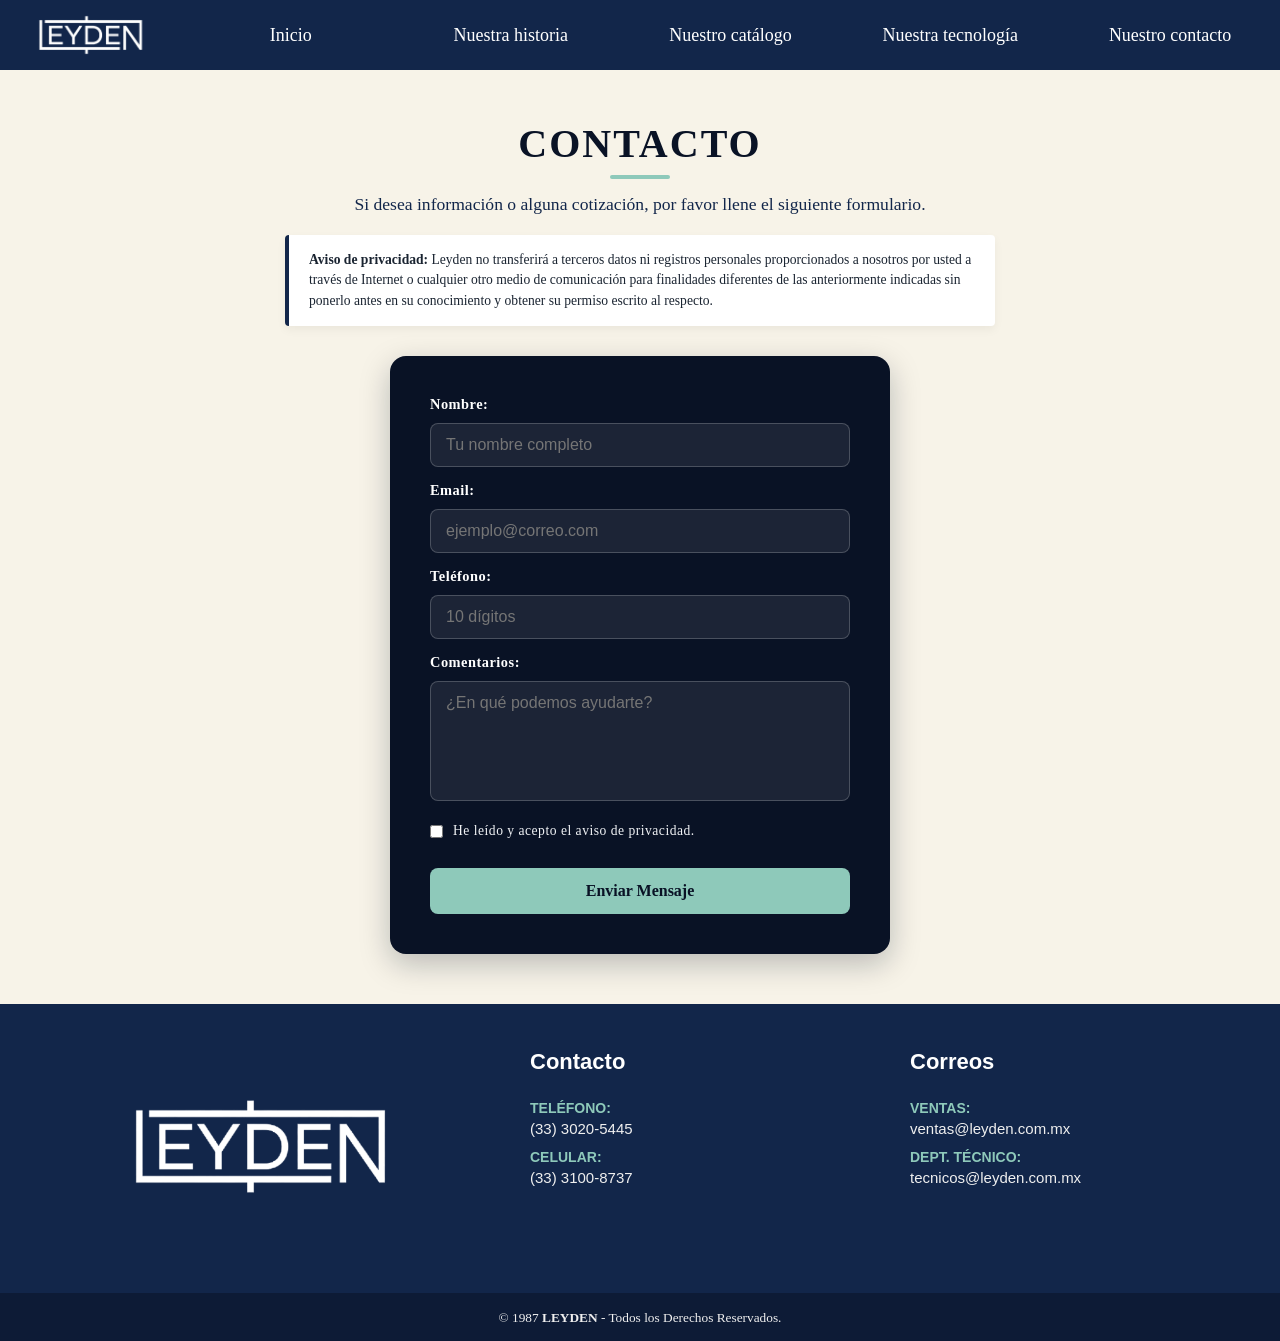
<file: contacto.html>
<!DOCTYPE html>
<html>
    <head>
        <title>LEYDEN - contacto</title>
        <link rel="stylesheet" href="styleContacto.css">
    </head>
      <body>
        <nav>
            <ul>
                <li class="logo-item">
                    <a>
                        <img src="imagenes/logo2.png" alt="Logo LEYDEN">
                    </a>
                </li>
                <li><a href="index.html">Inicio</a></li>
                <li><a href="index.html#historia">Nuestra historia</a></li>
                <li><a href="productos.html">Nuestro catálogo</a> </li>
                <li><a href="index.html#aplicaciones">Nuestra tecnología</a></li>
                <li><a href="contacto.html">Nuestro contacto</a></li>
            </ul>
        </nav>
        <section class="encabezado-contacto">
            <h1>Contacto</h1>
            <p class="descripcion-contacto">
                Si desea información o alguna cotización, por favor llene el siguiente formulario.
            </p>
            <div class="aviso-flotante">
                <strong>Aviso de privacidad:</strong> Leyden no transferirá a terceros datos ni registros personales proporcionados a nosotros por usted a través de Internet o cualquier otro medio de comunicación para finalidades diferentes de las anteriormente indicadas sin ponerlo antes en su conocimiento y obtener su permiso escrito al respecto.
            </div>
        </section>

        <div class="contenedor">
            <div class="fondoAzul">
                <form onsubmit="return validar()">
                    <label for="nombre">Nombre:</label>
                    <input type="text" id="nombre" name="nombre" placeholder="Tu nombre completo">
                    
                    <label for="email">Email:</label>
                    <input type="email" id="email" name="email" placeholder="ejemplo@correo.com">
                    
                    <label for="telefono">Teléfono:</label>
                    <input type="text" id="telefono" name="telefono" placeholder="10 dígitos" oninput="this.value = this.value.replace(/[^0-9]/g, '')">
                    
                    <label for="comentarios">Comentarios:</label>
                    <textarea id="comentarios" name="comentarios" placeholder="¿En qué podemos ayudarte?"></textarea>
                    
                    <div class="avisoPrivacidad">
                        <input type="checkbox" id="privacidad" required>
                        <label for="privacidad">He leído y acepto el aviso de privacidad.</label>
                    </div>
                    
                    <button id="btnEnviar" type="submit">Enviar Mensaje</button>
                </form>
            </div>
        </div>
        
        <footer class="cnt">
            <div class="grupoA">
                <div class="box">
                    <figure>
                        <a href="#">
                            <img src="imagenes/logo2.png" alt="Logo LEYDEN">
                        </a>
                    </figure>
                </div>
                <div class="box">
                    <h2>Contacto</h2>
                    <h3>Teléfono:</h3>
                    <p> (33) 3020-5445</p>
                    <h3>Celular:</h3>
                    <p>(33) 3100-8737</p>
                </div>
                <div class="box">
                    <h2>Correos</h2>
                    <h3>Ventas:</h3>
                    <p>ventas@leyden.com.mx</p>
                    <h3>Dept. técnico:</h3>
                    <p>tecnicos@leyden.com.mx</p>
                </div>
            </div>
            <div class="grupoB">
                <small>&copy; 1987 <b> LEYDEN</b> - Todos los Derechos Reservados. </small>
            </div>
        </footer>

        <script src="app.js"></script>

    </body>
</html>
</file>
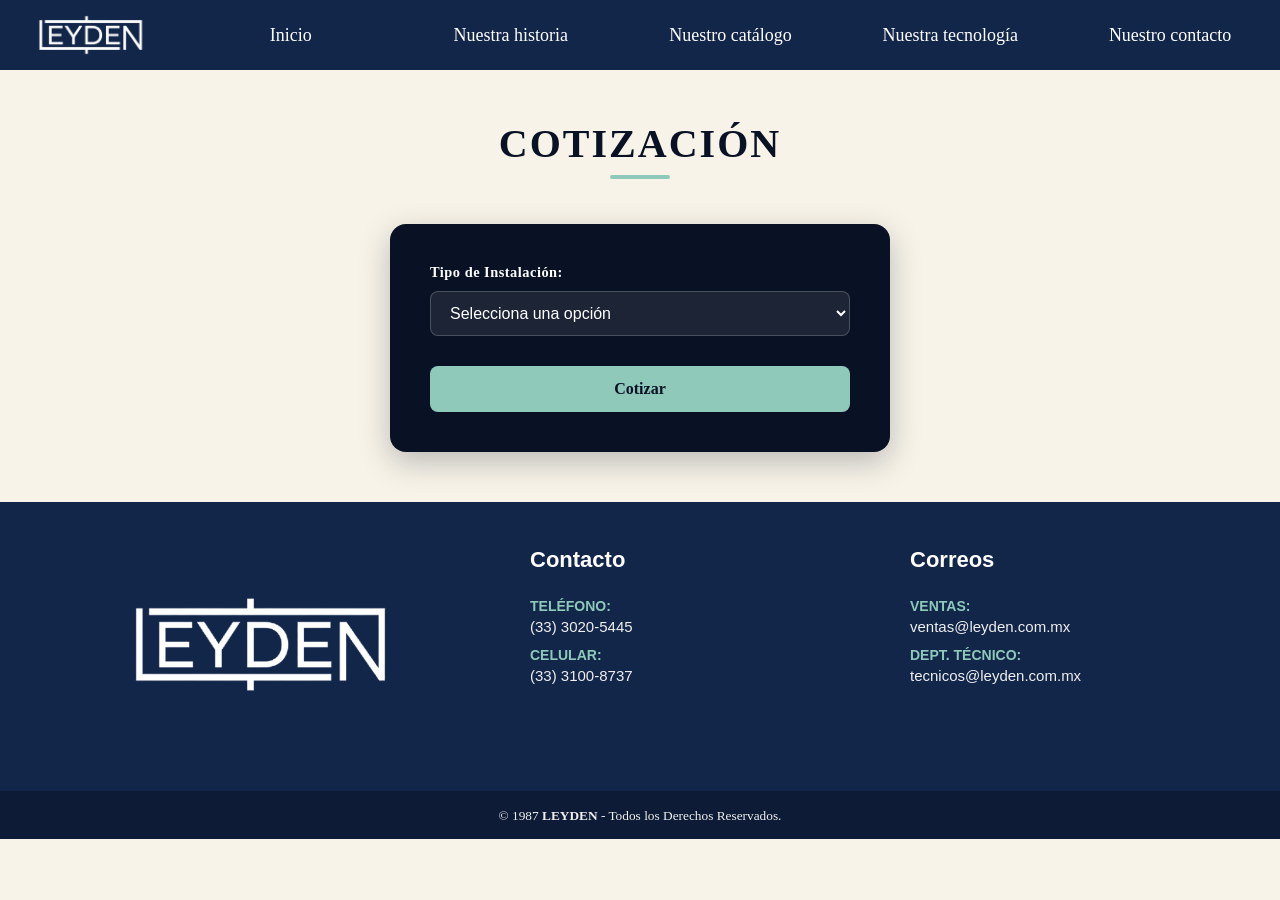
<file: cotizacion.html>
<!DOCTYPE html>
<html lang="es">
    <head>
        <meta charset="UTF-8">
        <title>LEYDEN - cotizacion</title>
        <link rel="stylesheet" href="styleContacto.css">
    </head>
    <body>
        <nav>
            <ul>
                <li class="logo-item">
                    <a>
                        <img src="imagenes/logo2.png" alt="Logo LEYDEN">
                    </a>
                </li>
                <li><a href="index.html">Inicio</a></li>
                <li><a href="index.html#historia">Nuestra historia</a></li>
                <li><a href="productos.html">Nuestro catálogo</a></li>
                <li><a href="index.html#aplicaciones">Nuestra tecnología</a></li>
                <li><a href="contacto.html">Nuestro contacto</a></li>
            </ul>
        </nav>

        <section class="encabezado-contacto">
            <h1>Cotización</h1>
        </section>

        <div class="contenedor">
            <div class="fondoAzul">
                <form onsubmit="return cotizar()">
                    <label for="tipoInstalacion">Tipo de Instalación:</label>
                    <select id="tipoInstalacion" onchange="mostrarPreguntas()" name="instalacion">
                        <option value="">Selecciona una opción</option>
                        <option value="industrial">Eléctrico Industrial</option>
                        <option value="domestico">Eléctrico Doméstico</option>
                        <option value="solar">Solares</option>
                    </select>

                    <div id="preguntasIndustrial" class="oculto">
                        <div class="grupoP">
                            <label for="litros">¿Cuántos litros por minuto quiere usar?</label>
                            <div class="enLinea">
                                <input id="litros" type="number" name="litros"> 
                                <p class="texto-unidad">litros</p>
                            </div>
                            <label for="temperatura">¿Qué temperatura final requiere?</label>
                            <div class="enLinea">
                                <input id="temperatura" type="number" name="temperatura">
                                <p class="texto-unidad">C°</p>
                            </div>
                        </div>
                    </div>

                    <div id="preguntasDomestico" class="oculto">
                        <div class="grupoP">
                            <label for="regaderas">¿Cuántas Regaderas simultáneas se necesitan?</label>
                            <div class="enLinea">
                                <input id="regaderas" type="number" name="regaderas"> 
                                <p class="texto-unidad">regaderas</p>
                            </div>
                        </div>
                        <label for="tipoCalentador">Tipo de Calentador requerido</label>
                        <select id="tipoCalentador" name="calentador">
                            <option value="">Selecciona una opción</option>
                            <option value="dePaso">De paso (220V)</option>
                            <option value="Deposito220">Depósito (220V)</option>
                            <option value="Deposito110">Depósito (110V)</option>
                        </select>
                    </div>

                    <div id="preguntasSolar" class="oculto">
                        <div class="grupoP">
                            <label for="personas">¿Cuántas personas residen en el lugar?</label>
                            <div class="enLinea">
                                <input id="personas" type="number" name="personas"> 
                                <p class="texto-unidad">personas</p>
                            </div>
                        </div>
                        <label for="tipoSistema">Tipo de sistema de agua</label>
                        <select id="tipoSistema" name="sistema">
                            <option value="">Selecciona una opción</option>
                            <option value="tinaco">Tinaco</option>
                            <option value="bomba">Bomba Presurizada</option>
                        </select>
                    </div>

                    <button id="btnCotizar" type="submit">Cotizar</button>
                </form>
            </div>
        </div>

        <footer class="cnt">
            <div class="grupoA">
                <div class="box">
                    <figure>
                        <a href="#">
                            <img src="imagenes/logo2.png" alt="Logo LEYDEN">
                        </a>
                    </figure>
                </div>
                <div class="box">
                    <h2>Contacto</h2>
                    <h3>Teléfono:</h3>
                    <p>(33) 3020-5445</p>
                    <h3>Celular:</h3>
                    <p>(33) 3100-8737</p>
                </div>
                <div class="box">
                    <h2>Correos</h2>
                    <h3>Ventas:</h3>
                    <p>ventas@leyden.com.mx</p>
                    <h3>Dept. técnico:</h3>
                    <p>tecnicos@leyden.com.mx</p>
                </div>
            </div>
            <div class="grupoB">
                <small>&copy; 1987 <b>LEYDEN</b> - Todos los Derechos Reservados. </small>
            </div>
        </footer>

        <script src="app.js"></script>
    </body>
</html>
</file>
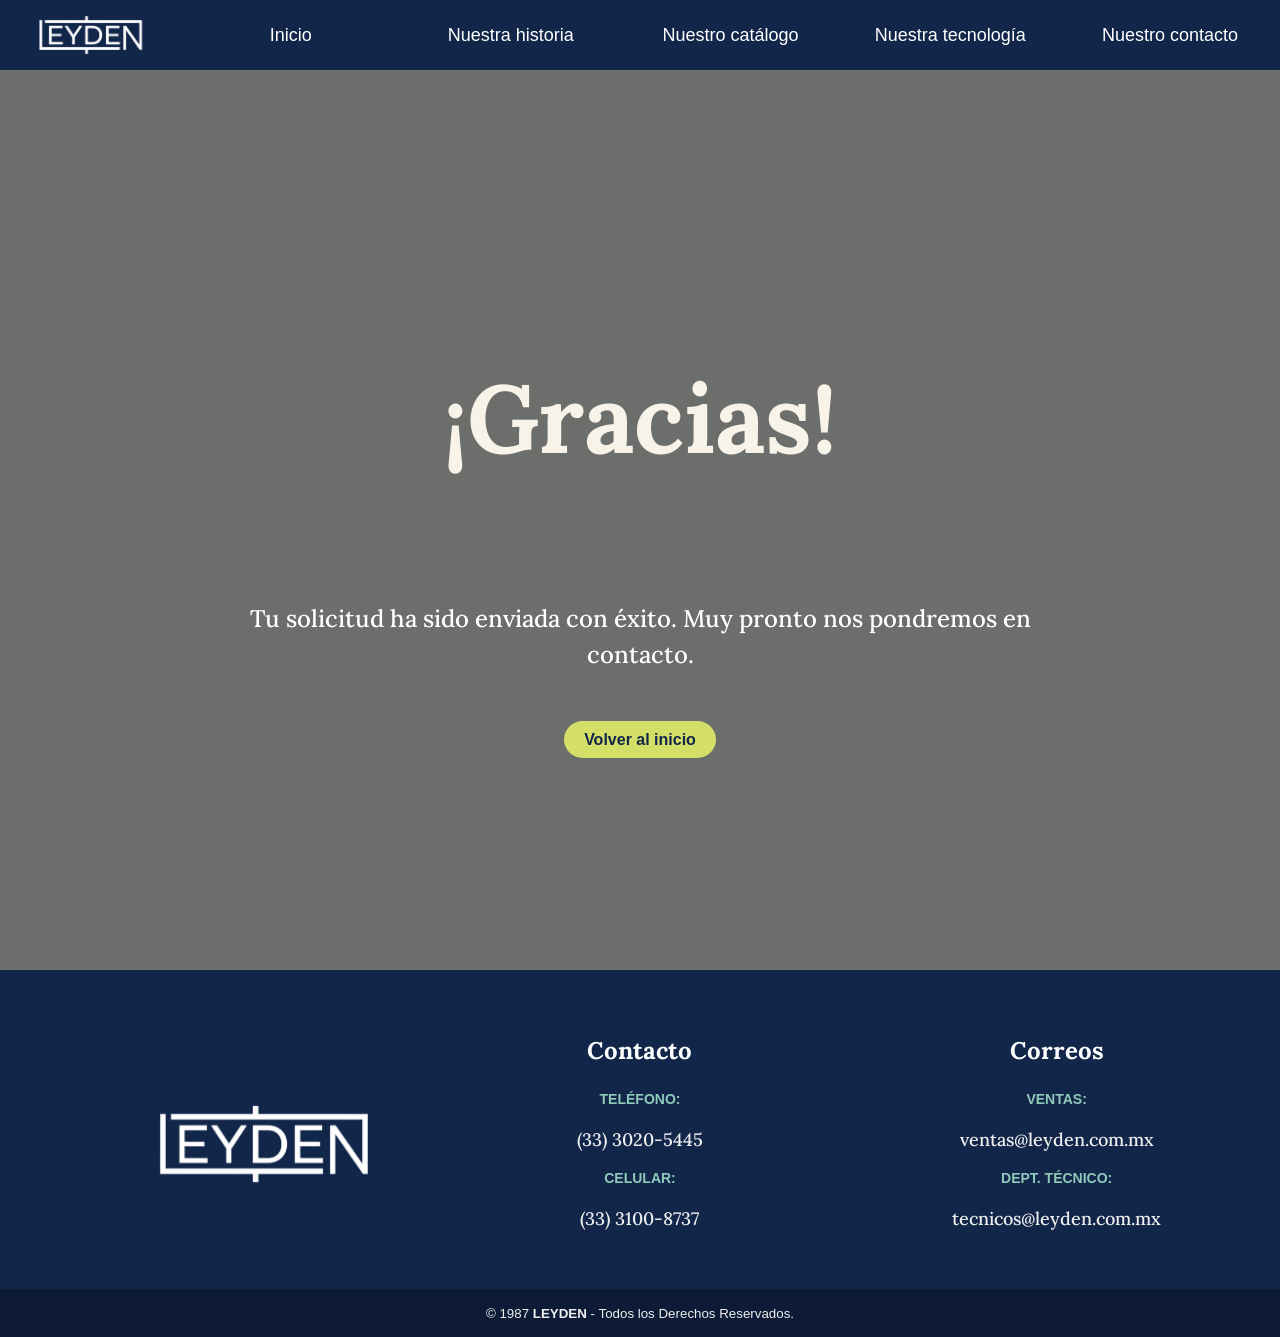
<file: gracias.html>
<!DOCTYPE html>
<html>
    <head>
        <title>LEYDEN</title>
        <link rel="stylesheet" href="styleBarra.css">
        <style>
        body { font-family: 'Segoe UI', sans-serif; margin: 0; background-color: #fdf5e6; text-align: center; display: flex; flex-direction: column; min-height: 100vh; justify-content: center; }
        .card { background: white; padding: 50px; border-radius: 15px; display: inline-block; box-shadow: 0 4px 20px rgba(0,0,0,0.1); margin: 20px; }
        h1 { color: #f7f3e8; }
        .btn { background: #091225; color: white; padding: 10px 20px; text-decoration: none; border-radius: 5px; }
    </style>

    </head>
      <body>
        <nav>
            <ul>
                <li class="logo-item">
                    <a>
                        <img src="imagenes/logo2.png" alt="Logo LEYDEN">
                    </a>
                </li>
                <li><a href="index.html">Inicio</a></li>
                <li><a href="index.html#historia">Nuestra historia</a></li>
                <li><a href="productos.html">Nuestro catálogo</a> </li>
                <li><a href="index.html#aplicaciones">Nuestra tecnología</a></li>
                <li><a href="contacto.html">Nuestro contacto</a></li>
            </ul>
        </nav>

        <div class="thanks">
            <div class="content">
                <h1>¡Gracias!</h1>
                <br>
                <p>Tu solicitud ha sido enviada con éxito. Muy pronto nos pondremos en contacto.</p>
                <br>
                <a href="index.html" class="btn">Volver al inicio</a>
            </div>
        </div>

        

        <footer class="cnt">
            <div class="grupoA">
                <div class="box">
                    <figure>
                        <a href="#">
                            <img src="imagenes/logo2.png" alt="Logo LEYDEN">
                        </a>
                    </figure>
                </div>
                <div class="box">
                    <h2>Contacto</h2>
                    <h3>Teléfono:</h3>
                    <p> (33) 3020-5445</p>
                    <h3>Celular:</h3>
                    <p>(33) 3100-8737</p>
                </div>
                <div class="box">
                    <h2>Correos</h2>
                    <h3>Ventas:</h3>
                    <p>ventas@leyden.com.mx</p>
                    <h3>Dept. técnico:</h3>
                    <p>tecnicos@leyden.com.mx</p>
                </div>
            </div>
            <div class="grupoB">
                <small>&copy; 1987 <b> LEYDEN</b> - Todos los Derechos Reservados. </small>
            </div>
        </footer>
    </body>
</html>
</file>
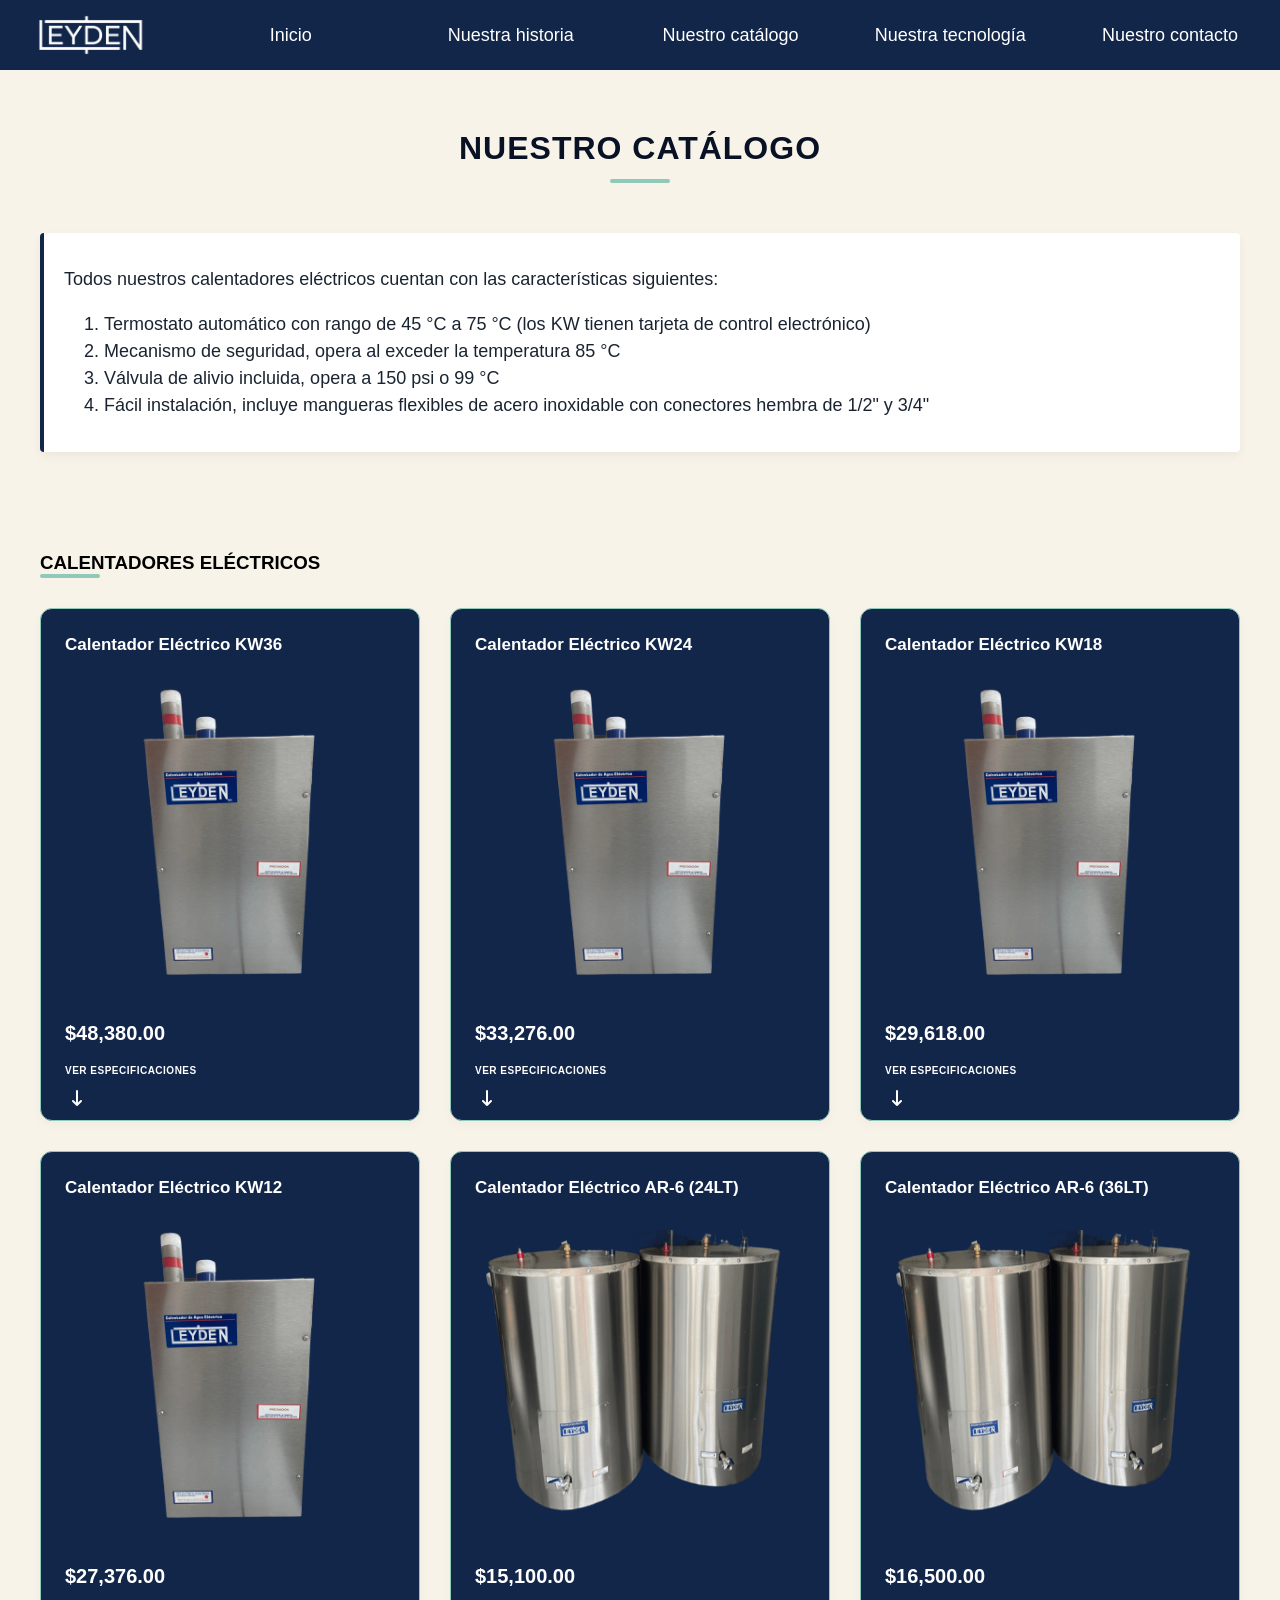
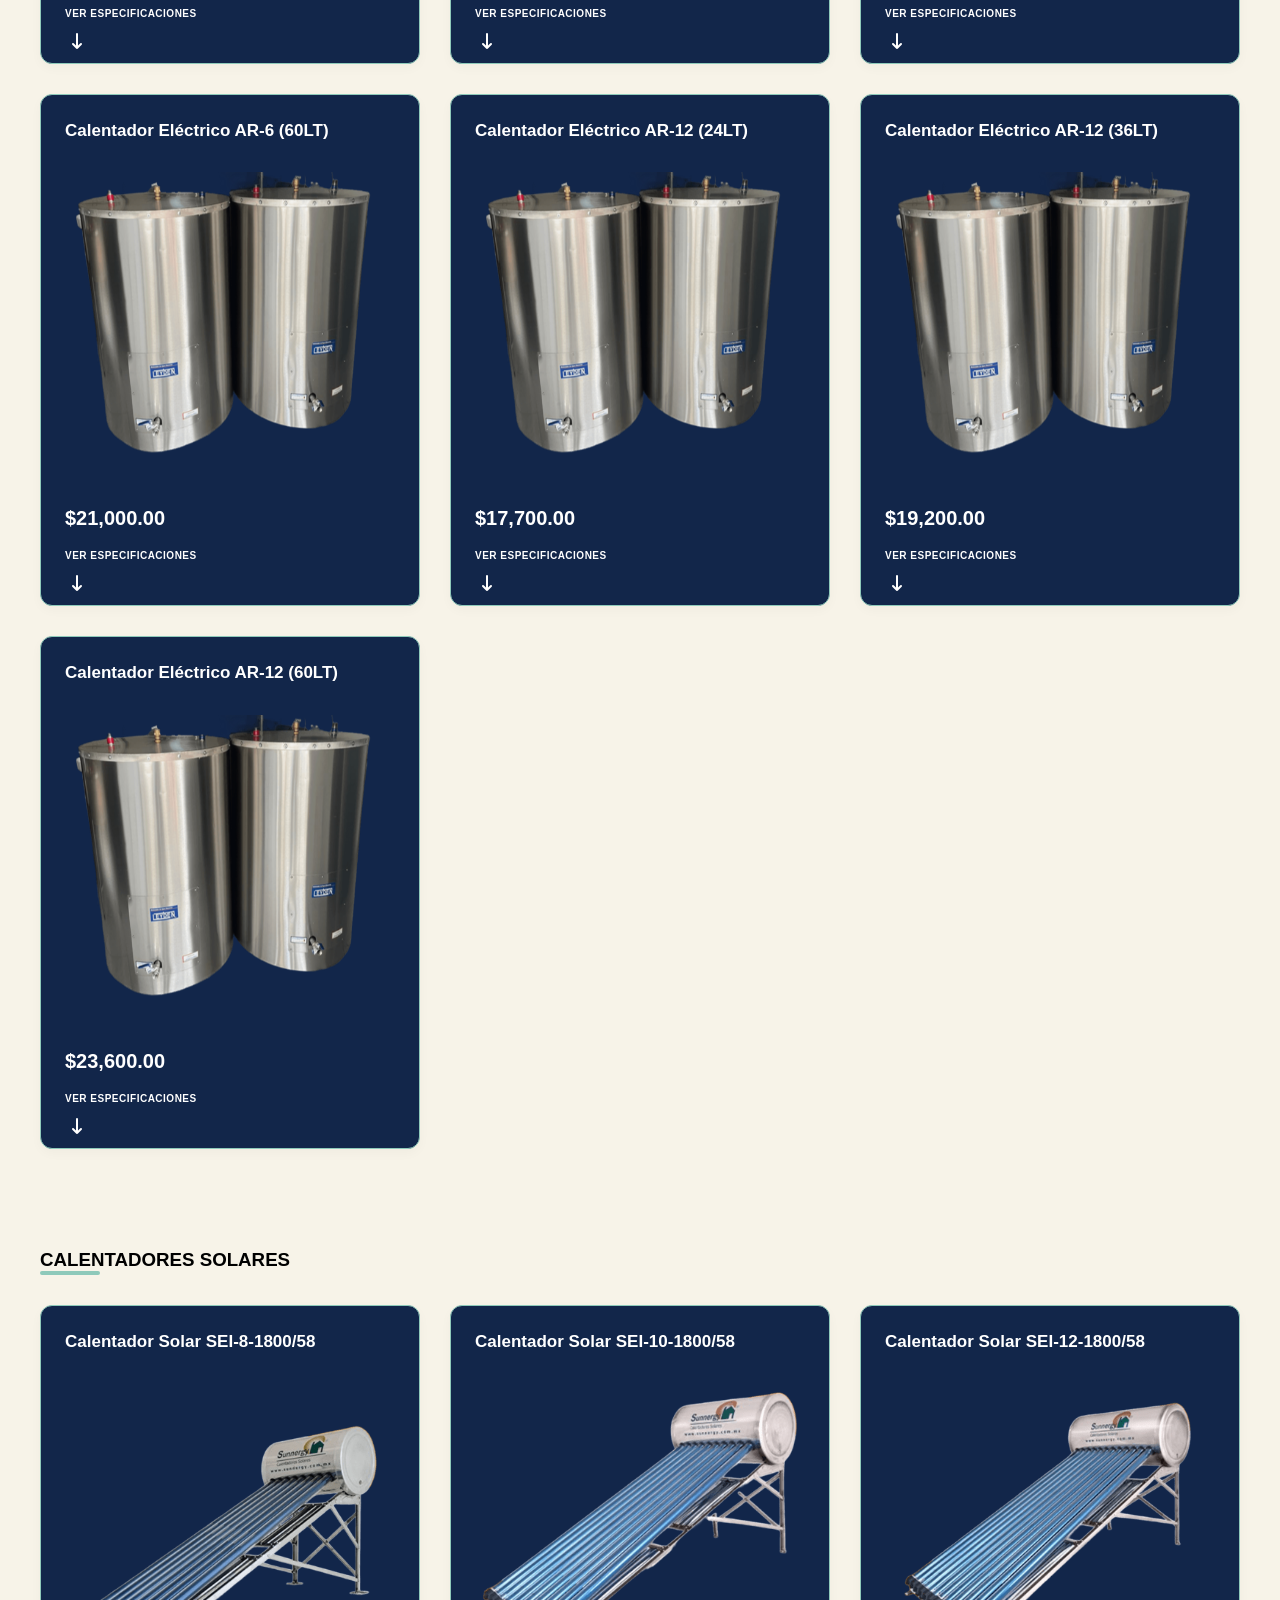
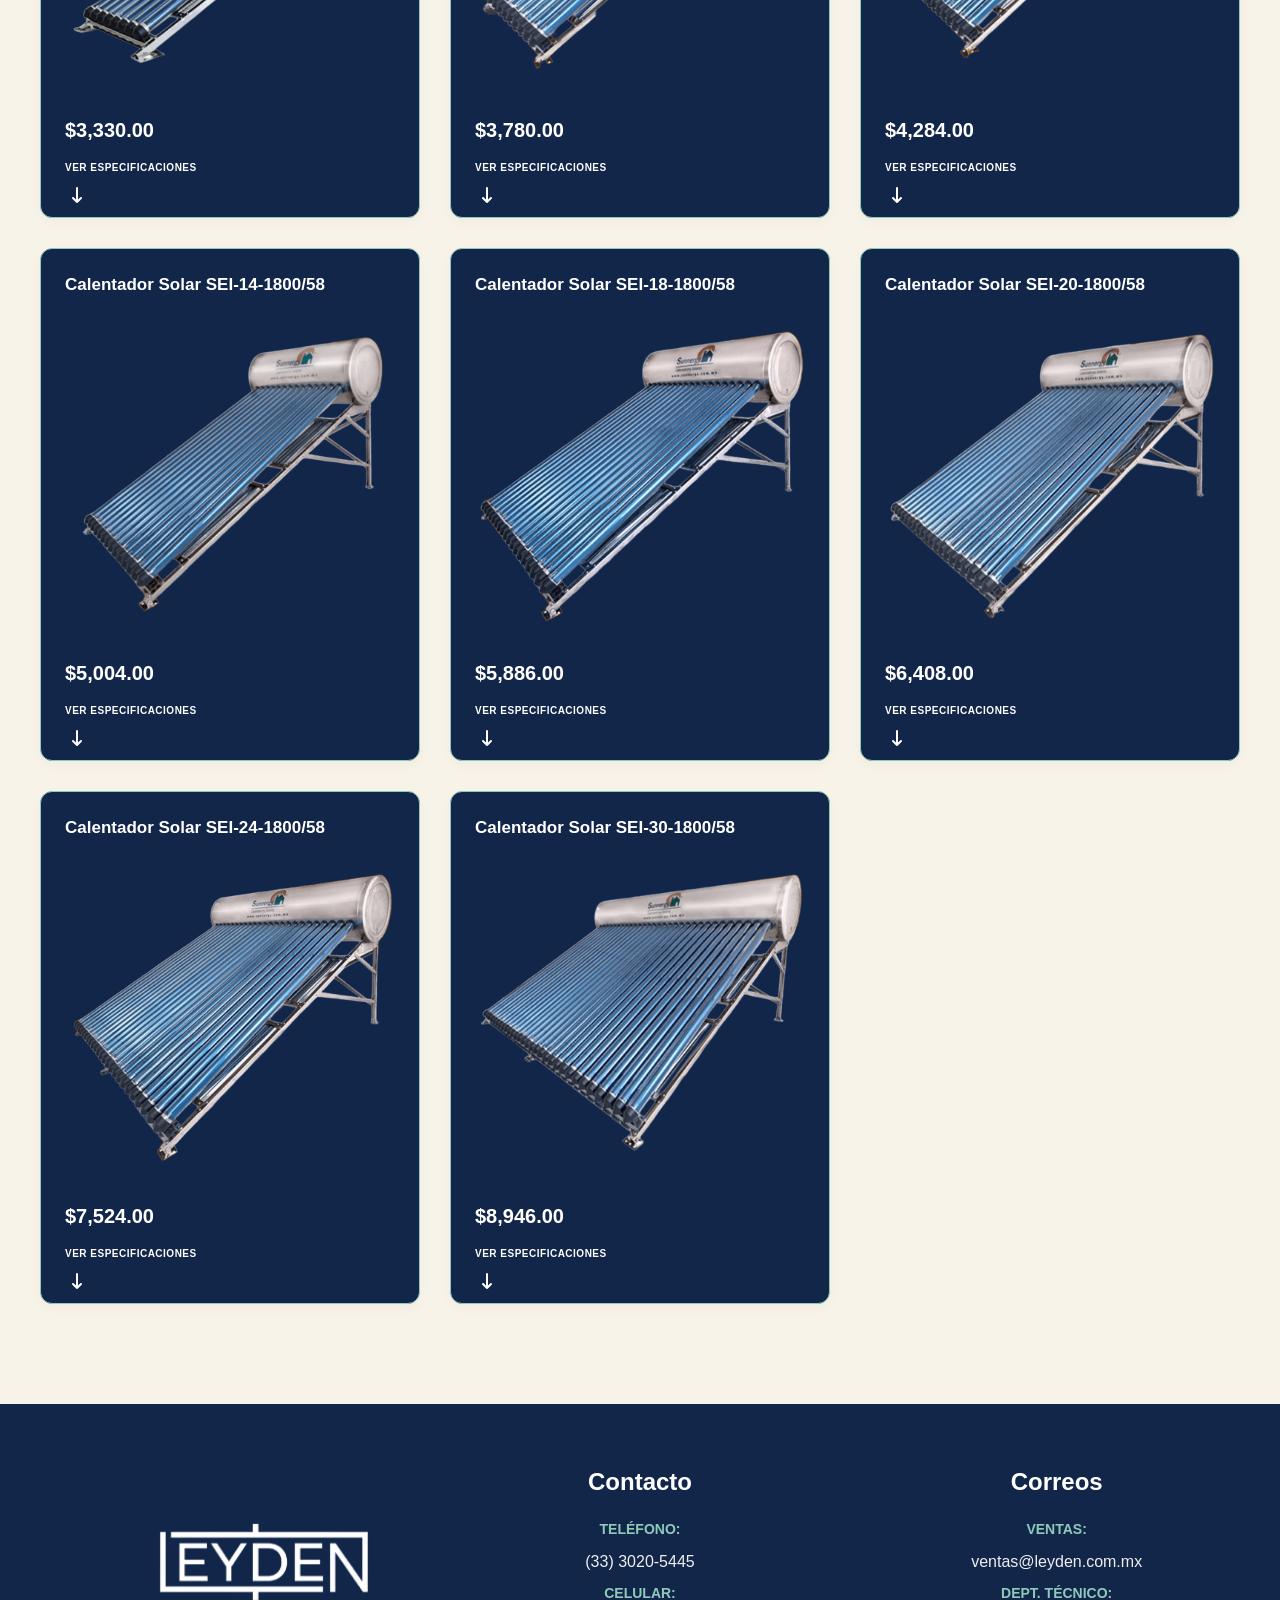
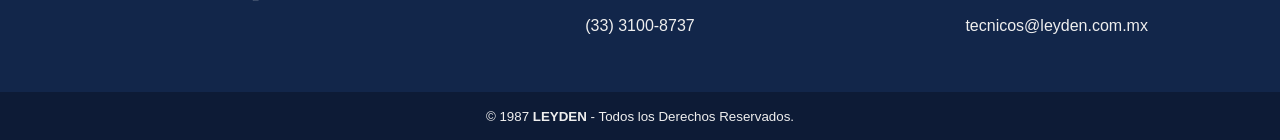
<file: productos.html>
<!DOCTYPE html>
<html>
    <head>
        <title>LEYDEN - catálogo</title>
        <link rel="stylesheet" href="styleCatalogo.css">
    </head>
      <body>
        <nav>
            <ul>
                <li class="logo-item">
                    <a>
                        <img src="imagenes/logo2.png" alt="Logo LEYDEN">
                    </a>
                </li>
                <li><a href="index.html">Inicio</a></li>
                <li><a href="index.html#historia">Nuestra historia</a></li>
                <li><a href="productos.html">Nuestro catálogo</a> </li>
                <li><a href="index.html#aplicaciones">Nuestra tecnología</a></li>
                <li><a href="contacto.html">Nuestro contacto</a></li>
            </ul>
        </nav>

        <section id="calentadores" class="calentadores">
            <h1 class="catalogo">NUESTRO CATÁLOGO</h1>
            
            <div class="caracteristicas-flotante">
                <p>Todos nuestros calentadores eléctricos cuentan con las características siguientes:</p>
                <ol>
                    <li>Termostato automático con rango de 45 °C a 75 °C (los KW tienen tarjeta de control electrónico)</li>
                    <li>Mecanismo de seguridad, opera al exceder la temperatura 85 °C</li>
                    <li>Válvula de alivio incluida, opera a 150 psi o 99 °C</li>
                    <li>Fácil instalación, incluye mangueras flexibles de acero inoxidable con conectores hembra de 1/2" y 3/4"</li>
                </ol>
            </div>

            <h3 class="Electricos">CALENTADORES ELÉCTRICOS</h3>
            <div class="grid-productos">
                <details class="productos-item">
                    <summary class="productos-header">
                        <h2>Calentador Eléctrico KW36</h2>
                        <img src="imagenes\catalogo\kw36.png" alt="calentador">
                        <p class="producto-resumen">$48,380.00</p>
                        <span class="btn-desplegar">Ver especificaciones</span>
                        <svg class="icono-flecha"
                            aria-hidden="true"
                            xmlns="https://www.w3.org/2000/svg"
                            width="24"
                            height="24"
                            fill="none"
                            viewBox="0 0 24 24">
                            <path 
                                stroke="currentColor"
                                stroke-linecap="round"
                                stroke-linejoin="round"
                                stroke-width="2"
                                d="M12 19V5m0 14-4-4m4 4 4-4"
                            />
                        </svg>   
                    </summary>
                    <div class="productos-contenido">
                        <ul style="list-style-type: none; padding: 0%; margin: 0%;">
                            <li>Tipo de calentador: Calentador eléctrico a 220 VCA de 3 fases </li>
                            <li>Recuperación 25 °C (Capacidad de calentamiento): 1,080 litros por hora.</li>
                            <li>Amperaje (AMP): 80A</li>
                            <li>Potencia (KW): 30kW</li>
                            <li>Calibre del cable: 4</li>
                            <li>Interruptor recomendado: 3 x 100</li>
                            <li>Capacidad de baños por hora: Soporta hasta 6 baños en forma simultánea</li>
                            <li>Medidas (DXH): 60 x 40 x 20 cm</li>
                            <li>Capacidad térmica (BTU'S 100): 102,000 BTU'S</li>
                        </ul>
                    </div>
                </details>
                <details class="productos-item">
                    <summary class="productos-header">
                        <h2>Calentador Eléctrico KW24</h2>
                        <img src="imagenes\catalogo\kw36.png" alt="calentador">
                        <p class="producto-resumen">$33,276.00</p>
                        <span class="btn-desplegar">Ver especificaciones</span>
                        <svg class="icono-flecha"
                            aria-hidden="true"
                            xmlns="https://www.w3.org/2000/svg"
                            width="24"
                            height="24"
                            fill="none"
                            viewBox="0 0 24 24">
                            <path 
                                stroke="currentColor"
                                stroke-linecap="round"
                                stroke-linejoin="round"
                                stroke-width="2"
                                d="M12 19V5m0 14-4-4m4 4 4-4"
                            />
                        </svg>   
                    </summary>
                    <div class="productos-contenido">
                        <ul style="list-style-type: none; padding: 0%; margin: 0%;">
                            <li>Tipo de calentador: Calentador eléctrico a 220 VCA de 1 fase </li>
                            <li>Recuperación 25 °C (Capacidad de calentamiento): 720 litros por hora.</li>
                            <li>Amperaje (AMP): 92A</li>
                            <li>Potencia (KW): 20kW</li>
                            <li>Calibre del cable: 4</li>
                            <li>Interruptor recomendado: 2 x 100</li>
                            <li>Capacidad de baños por hora: Soporta hasta 4 baños en forma simultánea</li>
                            <li>Medidas (DXH): 50 x 30 x 13 cm</li>
                            <li>Capacidad térmica (BTU'S 100): 68,000 BTU'S</li>
                        </ul>
                    </div>
                </details>
                <details class="productos-item">
                    <summary class="productos-header">
                        <h2>Calentador Eléctrico KW18</h2>
                        <img src="imagenes\catalogo\kw36.png" alt="calentador">
                        <p class="producto-resumen">$29,618.00</p>
                        <span class="btn-desplegar">Ver especificaciones</span>
                        <svg class="icono-flecha"
                            aria-hidden="true"
                            xmlns="https://www.w3.org/2000/svg"
                            width="24"
                            height="24"
                            fill="none"
                            viewBox="0 0 24 24">
                            <path 
                                stroke="currentColor"
                                stroke-linecap="round"
                                stroke-linejoin="round"
                                stroke-width="2"
                                d="M12 19V5m0 14-4-4m4 4 4-4"
                            />
                        </svg>   
                    </summary>
                    <div class="productos-contenido">
                        <ul style="list-style-type: none; padding: 0%; margin: 0%;">
                            <li>Tipo de calentador: Calentador eléctrico a 220 VCA de 1 fase </li>
                            <li>Recuperación 25 °C (Capacidad de calentamiento): </li>
                            <li>Amperaje (AMP): </li>
                            <li>Potencia (KW): </li>
                            <li>Calibre del cable: 4</li>
                            <li>Interruptor recomendado:</li>
                            <li>Capacidad de baños por hora: Soporta hasta 3 baños en forma simultánea</li>
                            <li>Medidas (DXH): </li>
                            <li>Capacidad térmica (BTU'S 100): </li>
                        </ul>
                    </div>
                </details>
                <details class="productos-item">
                    <summary class="productos-header">
                        <h2>Calentador Eléctrico KW12</h2>
                        <img src="imagenes\catalogo\kw36.png" alt="calentador">
                        <p class="producto-resumen">$27,376.00</p>
                        <span class="btn-desplegar">Ver especificaciones</span>
                        <svg class="icono-flecha"
                            aria-hidden="true"
                            xmlns="https://www.w3.org/2000/svg"
                            width="24"
                            height="24"
                            fill="none"
                            viewBox="0 0 24 24">
                            <path 
                                stroke="currentColor"
                                stroke-linecap="round"
                                stroke-linejoin="round"
                                stroke-width="2"
                                d="M12 19V5m0 14-4-4m4 4 4-4"
                            />
                        </svg>   
                    </summary>
                    <div class="productos-contenido">
                        <ul style="list-style-type: none; padding: 0%; margin: 0%;">
                            <li>Tipo de calentador: Calentador eléctrico a 220 VCA de 1 fase </li>
                            <li>Recuperación 25 °C (Capacidad de calentamiento): 360 litros por hora.</li>
                            <li>Amperaje (AMP): 46A</li>
                            <li>Potencia (KW): 10kW</li>
                            <li>Calibre del cable: 8</li>
                            <li>Interruptor recomendado: 2 x 50</li>
                            <li>Capacidad de baños por hora: Soporta hasta 2 baños en forma simultánea</li>
                            <li>Medidas (DXH): 50 x 30 x 13 cm</li>
                            <li>Capacidad térmica (BTU'S 100): 34,000 BTU'S</li>
                        </ul>
                    </div>
                </details>
                <details class="productos-item">
                    <summary class="productos-header">
                        <h2>Calentador Eléctrico AR-6 (24LT)</h2>
                        <img src="imagenes\catalogo\ar36.png" alt="calentador">
                        <p class="producto-resumen">$15,100.00</p>
                        <span class="btn-desplegar">Ver especificaciones</span>
                        <svg class="icono-flecha"
                            aria-hidden="true"
                            xmlns="https://www.w3.org/2000/svg"
                            width="24"
                            height="24"
                            fill="none"
                            viewBox="0 0 24 24">
                            <path 
                                stroke="currentColor"
                                stroke-linecap="round"
                                stroke-linejoin="round"
                                stroke-width="2"
                                d="M12 19V5m0 14-4-4m4 4 4-4"
                            />
                        </svg>   
                    </summary>
                    <div class="productos-contenido">
                        <ul style="list-style-type: none; padding: 0%; margin: 0%;">
                            <li>Tipo de calentador: Calentador eléctrico de alta recuperación a 220 VCA de 1 fase </li>
                            <li>Recuperación 25 °C (Capacidad de calentamiento): 180 litros por hora.</li>
                            <li>Amperaje (AMP): 23A</li>
                            <li>Potencia (KW): 5kW</li>
                            <li>Calibre del cable: 12</li>
                            <li>Interruptor recomendado: 2 x 30</li>
                            <li>Capacidad de baños por hora: Soporta hasta 7* baños en forma simultánea</li>
                            <li>Medidas (DXH): 35 x 50 cm</li>
                            <li>Capacidad térmica (BTU'S 100): 17,000 BTU'S</li>
                        </ul>
                    </div>
                </details>
                <details class="productos-item">
                    <summary class="productos-header">
                        <h2>Calentador Eléctrico AR-6 (36LT)</h2>
                        <img src="imagenes\catalogo\ar36.png" alt="calentador">
                        <p class="producto-resumen">$16,500.00</p>
                        <span class="btn-desplegar">Ver especificaciones</span>
                        <svg class="icono-flecha"
                            aria-hidden="true"
                            xmlns="https://www.w3.org/2000/svg"
                            width="24"
                            height="24"
                            fill="none"
                            viewBox="0 0 24 24">
                            <path 
                                stroke="currentColor"
                                stroke-linecap="round"
                                stroke-linejoin="round"
                                stroke-width="2"
                                d="M12 19V5m0 14-4-4m4 4 4-4"
                            />
                        </svg>   
                    </summary>
                    <div class="productos-contenido">
                        <ul style="list-style-type: none; padding: 0%; margin: 0%;">
                            <li>Tipo de calentador: Calentador eléctrico de alta recuperación a 220 VCA de 1 fase </li>
                            <li>Recuperación 25 °C (Capacidad de calentamiento): 180 litros por hora.</li>
                            <li>Amperaje (AMP): 23A</li>
                            <li>Potencia (KW): 5kW</li>
                            <li>Calibre del cable: 12</li>
                            <li>Interruptor recomendado: 2 x 30</li>
                            <li>Capacidad de baños por hora: Soporta hasta 7* baños en forma simultánea</li>
                            <li>Medidas (DXH): 40 x 55 cm</li>
                            <li>Capacidad térmica (BTU'S 100): 17,000 BTU'S</li>
                        </ul>
                    </div>
                </details>
                <details class="productos-item">
                    <summary class="productos-header">
                        <h2>Calentador Eléctrico AR-6 (60LT)</h2>
                        <img src="imagenes\catalogo\ar36.png" alt="calentador">
                        <p class="producto-resumen">$21,000.00</p>
                        <span class="btn-desplegar">Ver especificaciones</span>
                        <svg class="icono-flecha"
                            aria-hidden="true"
                            xmlns="https://www.w3.org/2000/svg"
                            width="24"
                            height="24"
                            fill="none"
                            viewBox="0 0 24 24">
                            <path 
                                stroke="currentColor"
                                stroke-linecap="round"
                                stroke-linejoin="round"
                                stroke-width="2"
                                d="M12 19V5m0 14-4-4m4 4 4-4"
                            />
                        </svg>   
                    </summary>
                    <div class="productos-contenido">
                        <ul style="list-style-type: none; padding: 0%; margin: 0%;">
                            <li>Tipo de calentador: Calentador eléctrico de alta recuperación a 220 VCA de 1 fase </li>
                            <li>Recuperación 25 °C (Capacidad de calentamiento): 180 litros por hora.</li>
                            <li>Amperaje (AMP): 23A</li>
                            <li>Potencia (KW): 5kW</li>
                            <li>Calibre del cable: 12</li>
                            <li>Interruptor recomendado: 2 x 30</li>
                            <li>Capacidad de baños por hora: Soporta hasta 7* baños en forma simultánea</li>
                            <li>Medidas (DXH): 44 x 70 cm</li>
                            <li>Capacidad térmica (BTU'S 100): 17,000 BTU'S</li>
                        </ul>
                    </div>
                </details>
                <details class="productos-item">
                    <summary class="productos-header">
                        <h2>Calentador Eléctrico AR-12 (24LT)</h2>
                        <img src="imagenes\catalogo\ar36.png" alt="calentador">
                        <p class="producto-resumen">$17,700.00</p>
                        <span class="btn-desplegar">Ver especificaciones</span>
                        <svg class="icono-flecha"
                            aria-hidden="true"
                            xmlns="https://www.w3.org/2000/svg"
                            width="24"
                            height="24"
                            fill="none"
                            viewBox="0 0 24 24">
                            <path 
                                stroke="currentColor"
                                stroke-linecap="round"
                                stroke-linejoin="round"
                                stroke-width="2"
                                d="M12 19V5m0 14-4-4m4 4 4-4"
                            />
                        </svg>   
                    </summary>
                    <div class="productos-contenido">
                        <ul style="list-style-type: none; padding: 0%; margin: 0%;">
                            <li>Tipo de calentador: Calentador eléctrico de alta recuperación a 220 VCA de 1 fase </li>
                            <li>Recuperación 25 °C (Capacidad de calentamiento): 360 litros por hora.</li>
                            <li>Amperaje (AMP): 46A</li>
                            <li>Potencia (KW): 10kW</li>
                            <li>Calibre del cable: 8</li>
                            <li>Interruptor recomendado: 2 x 50</li>
                            <li>Capacidad de baños por hora: Soporta hasta 13* baños en forma simultánea</li>
                            <li>Medidas (DXH): 35 x 50 cm</li>
                            <li>Capacidad térmica (BTU'S 100): 34,000 BTU'S</li>
                        </ul>
                    </div>
                </details>
                <details class="productos-item">
                    <summary class="productos-header">
                        <h2>Calentador Eléctrico AR-12 (36LT)</h2>
                        <img src="imagenes\catalogo\ar36.png" alt="calentador">
                        <p class="producto-resumen">$19,200.00</p>
                        <span class="btn-desplegar">Ver especificaciones</span>
                        <svg class="icono-flecha"
                            aria-hidden="true"
                            xmlns="https://www.w3.org/2000/svg"
                            width="24"
                            height="24"
                            fill="none"
                            viewBox="0 0 24 24">
                            <path 
                                stroke="currentColor"
                                stroke-linecap="round"
                                stroke-linejoin="round"
                                stroke-width="2"
                                d="M12 19V5m0 14-4-4m4 4 4-4"
                            />
                        </svg>   
                    </summary>
                    <div class="productos-contenido">
                        <ul style="list-style-type: none; padding: 0%; margin: 0%;">
                            <li>Tipo de calentador: Calentador eléctrico de alta recuperación a 220 VCA de 1 fase </li>
                            <li>Recuperación 25 °C (Capacidad de calentamiento): 180 litros por hora.</li>
                            <li>Amperaje (AMP): 23A</li>
                            <li>Potencia (KW): 5kW</li>
                            <li>Calibre del cable: 12</li>
                            <li>Interruptor recomendado: 2 x 30</li>
                            <li>Capacidad de baños por hora: Soporta hasta 7* baños en forma simultánea</li>
                            <li>Medidas (DXH): 40 x 55 cm</li>
                            <li>Capacidad térmica (BTU'S 100): 34,000 BTU'S</li>
                        </ul>
                    </div>
                </details>
                <details class="productos-item">
                    <summary class="productos-header">
                        <h2>Calentador Eléctrico AR-12 (60LT)</h2>
                        <img src="imagenes\catalogo\ar36.png" alt="calentador">
                        <p class="producto-resumen">$23,600.00</p>
                        <span class="btn-desplegar">Ver especificaciones</span>
                        <svg class="icono-flecha"
                            aria-hidden="true"
                            xmlns="https://www.w3.org/2000/svg"
                            width="24"
                            height="24"
                            fill="none"
                            viewBox="0 0 24 24">
                            <path 
                                stroke="currentColor"
                                stroke-linecap="round"
                                stroke-linejoin="round"
                                stroke-width="2"
                                d="M12 19V5m0 14-4-4m4 4 4-4"
                            />
                        </svg>   
                    </summary>
                    <div class="productos-contenido">
                        <ul style="list-style-type: none; padding: 0%; margin: 0%;">
                            <li>Tipo de calentador: Calentador eléctrico de alta recuperación a 220 VCA de 1 fase </li>
                            <li>Recuperación 25 °C (Capacidad de calentamiento): 180 litros por hora.</li>
                            <li>Amperaje (AMP): 23A</li>
                            <li>Potencia (KW): 5kW</li>
                            <li>Calibre del cable: 12</li>
                            <li>Interruptor recomendado: 2 x 30</li>
                            <li>Capacidad de baños por hora: Soporta hasta 7* baños en forma simultánea</li>
                            <li>Medidas (DXH): 44 x 70 cm</li>
                            <li>Capacidad térmica (BTU'S 100): 34,000 BTU'S</li>
                        </ul>
                    </div>
                </details>
            </div>
            <h3 class="Electricos">CALENTADORES SOLARES</h3>
            <div class="grid-productos">
                <details class="productos-item">
                    <summary class="productos-header">
                        <h2>Calentador Solar SEI-8-1800/58</h2>
                        <img src="imagenes\catalogo\8tubos.png" alt="calentador">
                        <p class="producto-resumen">$3,330.00</p>
                        <span class="btn-desplegar">Ver especificaciones</span>
                        <svg class="icono-flecha"
                            aria-hidden="true"
                            xmlns="https://www.w3.org/2000/svg"
                            width="24"
                            height="24"
                            fill="none"
                            viewBox="0 0 24 24">
                            <path 
                                stroke="currentColor"
                                stroke-linecap="round"
                                stroke-linejoin="round"
                                stroke-width="2"
                                d="M12 19V5m0 14-4-4m4 4 4-4"
                            />
                        </svg>   
                    </summary>
                    <div class="productos-contenido">
                        <ul style="list-style-type: none; padding: 0%; margin: 0%;">
                            <li>Tipo de calentador: Calentador solar de 8 tubos </li>
                            <li>Capacidad de litros: 95 lts</li>
                            <li>Material: Acero inoxidable</li>
                            <li>Uso en regaderas: de una a dos personas de forma simultánea</li>
                        </ul>
                    </div>
                </details>      
                <details class="productos-item">
                    <summary class="productos-header">
                        <h2>Calentador Solar SEI-10-1800/58</h2>
                        <img src="imagenes\catalogo\10tubos.png" alt="calentador">
                        <p class="producto-resumen">$3,780.00</p>
                        <span class="btn-desplegar">Ver especificaciones</span>
                        <svg class="icono-flecha"
                            aria-hidden="true"
                            xmlns="https://www.w3.org/2000/svg"
                            width="24"
                            height="24"
                            fill="none"
                            viewBox="0 0 24 24">
                            <path 
                                stroke="currentColor"
                                stroke-linecap="round"
                                stroke-linejoin="round"
                                stroke-width="2"
                                d="M12 19V5m0 14-4-4m4 4 4-4"
                            />
                        </svg>   
                    </summary>
                    <div class="productos-contenido">
                        <ul style="list-style-type: none; padding: 0%; margin: 0%;">
                            <li>Tipo de calentador: Calentador solar de 10 tubos </li>
                            <li>Capacidad de litros: 130 lts</li>
                            <li>Material: Acero inoxidable</li>
                            <li>Uso en regaderas: de dos a tres personas de forma simultánea</li>
                        </ul>
                    </div>
                </details>  
                <details class="productos-item">
                    <summary class="productos-header">
                        <h2>Calentador Solar SEI-12-1800/58</h2>
                        <img src="imagenes\catalogo\12tubos.png" alt="calentador">
                        <p class="producto-resumen">$4,284.00</p>
                        <span class="btn-desplegar">Ver especificaciones</span>
                        <svg class="icono-flecha"
                            aria-hidden="true"
                            xmlns="https://www.w3.org/2000/svg"
                            width="24"
                            height="24"
                            fill="none"
                            viewBox="0 0 24 24">
                            <path 
                                stroke="currentColor"
                                stroke-linecap="round"
                                stroke-linejoin="round"
                                stroke-width="2"
                                d="M12 19V5m0 14-4-4m4 4 4-4"
                            />
                        </svg>   
                    </summary>
                    <div class="productos-contenido">
                        <ul style="list-style-type: none; padding: 0%; margin: 0%;">
                            <li>Tipo de calentador: Calentador solar de 12 tubos </li>
                            <li>Capacidad de litros: 150 lts</li>
                            <li>Material: Acero inoxidable</li>
                            <li>Uso en regaderas: para tres personas de forma simultánea</li>
                        </ul>
                    </div>
                </details> 
                <details class="productos-item">
                    <summary class="productos-header">
                        <h2>Calentador Solar SEI-14-1800/58</h2>
                        <img src="imagenes\catalogo\14tubos.png" alt="calentador">
                        <p class="producto-resumen">$5,004.00</p>
                        <span class="btn-desplegar">Ver especificaciones</span>
                        <svg class="icono-flecha"
                            aria-hidden="true"
                            xmlns="https://www.w3.org/2000/svg"
                            width="24"
                            height="24"
                            fill="none"
                            viewBox="0 0 24 24">
                            <path 
                                stroke="currentColor"
                                stroke-linecap="round"
                                stroke-linejoin="round"
                                stroke-width="2"
                                d="M12 19V5m0 14-4-4m4 4 4-4"
                            />
                        </svg>   
                    </summary>
                    <div class="productos-contenido">
                        <ul style="list-style-type: none; padding: 0%; margin: 0%;">
                            <li>Tipo de calentador: Calentador solar de 14 tubos </li>
                            <li>Capacidad de litros: 165 lts</li>
                            <li>Material: Acero inoxidable</li>
                            <li>Uso en regaderas: de tres a cuatro personas de forma simultánea</li>
                        </ul>
                    </div>
                </details> 
                <details class="productos-item">
                    <summary class="productos-header">
                        <h2>Calentador Solar SEI-18-1800/58</h2>
                        <img src="imagenes\catalogo\18tubos.png" alt="calentador">
                        <p class="producto-resumen">$5,886.00</p>
                        <span class="btn-desplegar">Ver especificaciones</span>
                        <svg class="icono-flecha"
                            aria-hidden="true"
                            xmlns="https://www.w3.org/2000/svg"
                            width="24"
                            height="24"
                            fill="none"
                            viewBox="0 0 24 24">
                            <path 
                                stroke="currentColor"
                                stroke-linecap="round"
                                stroke-linejoin="round"
                                stroke-width="2"
                                d="M12 19V5m0 14-4-4m4 4 4-4"
                            />
                        </svg>   
                    </summary>
                    <div class="productos-contenido">
                        <ul style="list-style-type: none; padding: 0%; margin: 0%;">
                            <li>Tipo de calentador: Calentador solar de 18 tubos </li>
                            <li>Capacidad de litros: 215 lts</li>
                            <li>Material: Acero inoxidable</li>
                            <li>Uso en regaderas: para cinco personas de forma simultánea</li>
                        </ul>
                    </div>
                </details>
                <details class="productos-item">
                    <summary class="productos-header">
                        <h2>Calentador Solar SEI-20-1800/58</h2>
                        <img src="imagenes\catalogo\20tubos.png" alt="calentador">
                        <p class="producto-resumen">$6,408.00</p>
                        <span class="btn-desplegar">Ver especificaciones</span>
                        <svg class="icono-flecha"
                            aria-hidden="true"
                            xmlns="https://www.w3.org/2000/svg"
                            width="24"
                            height="24"
                            fill="none"
                            viewBox="0 0 24 24">
                            <path 
                                stroke="currentColor"
                                stroke-linecap="round"
                                stroke-linejoin="round"
                                stroke-width="2"
                                d="M12 19V5m0 14-4-4m4 4 4-4"
                            />
                        </svg>   
                    </summary>
                    <div class="productos-contenido">
                        <ul style="list-style-type: none; padding: 0%; margin: 0%;">
                            <li>Tipo de calentador: Calentador solar de 20 tubos </li>
                            <li>Capacidad de litros: 240 lts</li>
                            <li>Material: Acero inoxidable</li>
                            <li>Uso en regaderas: de cinco a seis personas de forma simultánea</li>
                        </ul>
                    </div>
                </details> 
                <details class="productos-item">
                    <summary class="productos-header">
                        <h2>Calentador Solar SEI-24-1800/58</h2>
                        <img src="imagenes\catalogo\24tubos.png" alt="calentador">
                        <p class="producto-resumen">$7,524.00</p>
                        <span class="btn-desplegar">Ver especificaciones</span>
                        <svg class="icono-flecha"
                            aria-hidden="true"
                            xmlns="https://www.w3.org/2000/svg"
                            width="24"
                            height="24"
                            fill="none"
                            viewBox="0 0 24 24">
                            <path 
                                stroke="currentColor"
                                stroke-linecap="round"
                                stroke-linejoin="round"
                                stroke-width="2"
                                d="M12 19V5m0 14-4-4m4 4 4-4"
                            />
                        </svg>   
                    </summary>
                    <div class="productos-contenido">
                        <ul style="list-style-type: none; padding: 0%; margin: 0%;">
                            <li>Tipo de calentador: Calentador solar de 24 tubos </li>
                            <li>Capacidad de litros: 285 lts</li>
                            <li>Material: Acero inoxidable</li>
                            <li>Uso en regaderas: de seis a siete personas de forma simultánea</li>
                        </ul>
                    </div>
                </details> 
                <details class="productos-item">
                    <summary class="productos-header">
                        <h2>Calentador Solar SEI-30-1800/58</h2>
                        <img src="imagenes\catalogo\30tubos.png" alt="calentador">
                        <p class="producto-resumen">$8,946.00</p>
                        <span class="btn-desplegar">Ver especificaciones</span>
                        <svg class="icono-flecha"
                            aria-hidden="true"
                            xmlns="https://www.w3.org/2000/svg"
                            width="24"
                            height="24"
                            fill="none"
                            viewBox="0 0 24 24">
                            <path 
                                stroke="currentColor"
                                stroke-linecap="round"
                                stroke-linejoin="round"
                                stroke-width="2"
                                d="M12 19V5m0 14-4-4m4 4 4-4"
                            />
                        </svg>   
                    </summary>
                    <div class="productos-contenido">
                        <ul style="list-style-type: none; padding: 0%; margin: 0%;">
                            <li>Tipo de calentador: Calentador solar de 30 tubos </li>
                            <li>Capacidad de litros: 394 lts</li>
                            <li>Material: Acero inoxidable</li>
                            <li>Uso en regaderas: de ocho a nueve personas de forma simultánea</li>
                        </ul>
                    </div>
                </details> 
            </div>
        </section>
        
        <footer class="cnt">
            <div class="grupoA">
                <div class="box">
                    <figure>
                        <a href="#">
                            <img src="imagenes/logo2.png" alt="Logo LEYDEN">
                        </a>
                    </figure>
                </div>
                <div class="box">
                    <h2>Contacto</h2>
                    <h3>Teléfono:</h3>
                    <p> (33) 3020-5445</p>
                    <h3>Celular:</h3>
                    <p>(33) 3100-8737</p>
                </div>
                <div class="box">
                    <h2>Correos</h2>
                    <h3>Ventas:</h3>
                    <p>ventas@leyden.com.mx</p>
                    <h3>Dept. técnico:</h3>
                    <p>tecnicos@leyden.com.mx</p>
                </div>
            </div>
            <div class="grupoB">
                <small>&copy; 1987 <b> LEYDEN</b> - Todos los Derechos Reservados. </small>
            </div>
        </footer>
    </body>
</html>
</file>
<file: styleContacto.css>
/* ==========================================
   1. CONFIGURACIÓN GENERAL Y VARIABLES
   ========================================== */
* {
    margin: 0;
    padding: 0;
    box-sizing: border-box;
    font-family: Verdana,'Lora', serif;
}

:root {
    --primary: #091225;
    --secondary: #12264a;
    --bg-dark: #12264a;
    --text-gray: #1a2431;
    --white: #ffffff;
    --blue: #0d1b36;
    --crema: #f0f2f5;
    --accent: #8ec9ba; /* Verde claro */
}

body {
    background-color: #f7f3e8;
    color: var(--bg-dark);
}

/* ==========================================
   2. NAVBAR / NAVEGACIÓN
   ========================================== */
nav {
    background-color: #12264a;
    width: 100%;
    height: 70px;
}

nav ul {
    list-style: none;
    display: flex;
    margin: 0;
    max-width: auto;
    height: 100%;
    padding: 0;
}

nav ul li {
    flex: 1;
    margin: 0;
}

nav ul li a {   
    display: flex;
    justify-content: center;
    align-items: center;
    width: 100%;
    height: 100%;
    color: white;
    text-decoration: none;
    font-size: 18px;
    transition: 0.3s;
}

nav ul li a:hover {
    background-color: #f7f3e8;
    color: #12264a;
}

nav ul li:has(img), 
nav ul li.logo-item { 
    flex: 0 1 auto;
    padding: 0;
    display: flex;
    align-items: center;
}

nav ul li:has(img) a:hover,
nav ul li.logo-item a:hover {
    background-color: transparent !important; 
}

nav ul li a img {
    max-height: 80px;
    width: auto;
    object-fit: contain;
    border-radius: 0;
}

/* ==========================================
   3. ENCABEZADOS DE PÁGINAS (Contacto y Cotización)
   ========================================== */
.encabezado-contacto {
    text-align: center;
    max-width: 750px;
    margin: 50px auto 30px auto;
    padding: 0 20px;
}

.encabezado-contacto h1 {
    font-size: 2.5rem;
    color: var(--primary);
    text-transform: uppercase;
    letter-spacing: 2px;
    margin-bottom: 15px;
    position: relative;
    display: inline-block;
}

.encabezado-contacto h1::after {
    content: '';
    display: block;
    width: 60px;
    height: 4px;
    background-color: var(--accent);
    margin: 8px auto 0 auto;
    border-radius: 2px;
}

.descripcion-contacto {
    font-size: 1.1rem;
    color: var(--secondary);
    font-weight: 500;
    margin-bottom: 20px;
}

.aviso-flotante {
    background-color: var(--white);
    border-left: 4px solid var(--secondary);
    padding: 15px 20px;
    font-size: 0.85rem;
    color: var(--text-gray);
    line-height: 1.5;
    border-radius: 4px;
    text-align: left;
    box-shadow: 0 4px 10px rgba(0,0,0,0.05);
}

/* ==========================================
   4. ESTRUCTURA COMPARTIDA DE LOS FORMULARIOS
   ========================================== */
.contenedor {
    justify-content: center;
    display: flex;
    margin-bottom: 50px;
    padding: 0 20px;
}

.fondoAzul {
    width: 500px;
    padding: 40px;
    background-color: var(--primary);
    border-radius: 16px;
    box-shadow: 0px 10px 30px rgba(9, 18, 37, 0.25);
}

.fondoAzul form {
    display: flex;
    flex-direction: column;
    width: 100%;          
    gap: 15px;             
}

.fondoAzul label {
    color: var(--white);
    font-size: 0.9rem;
    font-weight: 600;
    margin-bottom: -5px;
    letter-spacing: 0.5px;
}

/* Inputs, Textareas y Selects Modernizados uniformemente */
.fondoAzul input[type="text"],
.fondoAzul input[type="email"],
.fondoAzul input[type="number"],
.fondoAzul textarea,
.fondoAzul select {
    width: 100%;
    padding: 12px 15px;
    border: 1px solid rgba(255, 255, 255, 0.2);
    background-color: rgba(255, 255, 255, 0.08);
    border-radius: 8px;
    color: var(--white);
    font-size: 1rem;
    font-family: Verdana, Geneva, Tahoma, sans-serif;
    transition: all 0.3s ease;
}

/* Efecto Focus al hacer click */
.fondoAzul input:focus,
.fondoAzul textarea:focus,
.fondoAzul select:focus {
    outline: none;
    border-color: var(--accent);
    background-color: rgba(255, 255, 255, 0.15);
    box-shadow: 0 0 8px rgba(142, 201, 186, 0.4);
}

.fondoAzul textarea {
    height: 120px;
    resize: none;
}

/* Estilo específico para las opciones internas de los Select */
.fondoAzul select option {
    background-color: var(--primary);
    color: var(--white);
}

/* Checkbox de Privacidad (Contacto) */
.avisoPrivacidad {
    display: flex;
    align-items: flex-start;
    gap: 10px;
    margin-top: 5px;
}

.avisoPrivacidad input {
    margin-top: 4px;
    cursor: pointer;
}

.avisoPrivacidad label {
    font-size: 0.85rem;
    font-weight: 400;
    color: var(--crema);
    cursor: pointer;
    line-height: 1.4;
}

/* Lógica de Inputs en línea (Cotización) */
.enLinea {
    display: flex;
    align-items: center;
    gap: 12px;
    width: 100%;
}

.enLinea input {
    flex: 1;
}

.texto-unidad {
    color: var(--accent);
    font-size: 0.95rem;
    font-weight: bold;
    margin: 0;
    white-space: nowrap;
}

.oculto {
    display: none;
    flex-direction: column;
    width: 100%;          
    gap: 15px;
}

.grupoP {
    display: flex;
    flex-direction: column;
    gap: 15px;
}

/* Botones Unificados (Enviar y Cotizar) */
#btnEnviar, 
#btnCotizar {
    width: 100%;
    margin-top: 15px;
    padding: 14px;
    background-color: var(--accent);
    color: var(--primary);
    border: none;
    border-radius: 8px;
    font-size: 1rem;
    font-weight: 700;
    cursor: pointer;
    transition: all 0.3s ease;
}

#btnEnviar:hover, 
#btnCotizar:hover {
    background-color: var(--crema);
    color: var(--primary);
    transform: translateY(-3px);
    box-shadow: 0 5px 15px rgba(240, 242, 245, 0.2);
}

/* ==========================================
   5. FOOTER DE CONTACTO (Tus proporciones originales de 3 columnas)
   ========================================== */
footer {
    background-color: #12264a;
    color: aliceblue;
    padding: 20px;
    text-align: center;
    display: block; 
    clear: both;
}

.cnt {
    width: 100%;
    background-color: #12264a;
    margin: 0%;
    padding: 0%;
}

.cnt .grupoA {
    width: 100%;
    max-width: 1200px;
    margin: auto;
    display: grid;
    grid-template-columns: repeat(3, 1fr);
    grid-gap: 50px;
    padding: 45px 0px; 
}

.cnt .grupoA .box {
    text-align: left;
}

.cnt .grupoA .box figure {
    width: 100%;
    height: 100%;
    display: flex;
    justify-content: center;
    align-items: center; 
}

.cnt .grupoA .box figure img {
    width: 440px; 
}

.cnt .grupoA .box h2 {
    font-family: Verdana, Geneva, Tahoma, sans-serif;
    color: white;
    margin-bottom: 25px;
    font-size: 22px; 
    font-weight: 700;
}

/* Tus subtítulos forzados a verde y misma fuente */
.cnt .grupoA .box h3 {
    font-family: Verdana, Geneva, Tahoma, sans-serif;
    color: var(--accent) !important;
    font-size: 14px !important;            
    text-transform: uppercase !important;  
    margin-top: 12px !important;
    margin-bottom: 4px !important;
    font-weight: 700 !important;
}

.cnt .grupoA .box p {
    font-family: Verdana, Geneva, Tahoma, sans-serif;
    color: #efefef;
    margin-bottom: 10px;
    font-size: 15px;
}

.cnt .grupoB {
    background-color: #0d1b36;
    padding: 15px 10px;
    text-align: center;
    color: #efefef;
    box-sizing: border-box;
}

/* Tu regla responsiva original */
@media screen and (max-width:800px) {
    .cnt .grupoA {
        width: 100%;
        grid-template-columns: repeat(3, 1fr);
        grid-gap: 50px;
        padding: 45px 0px;
    }
}
</file>
<file: styleBarra.css>
@import url('https://fonts.googleapis.com/css2?family=Lora:wght@500;600&display=swap');

* {
    font-family: Verdana, Geneva, Tahoma, sans-serif;
}

:root{
     --primary: #091225;
    --secondary: #12264a;
    --bg-dark: #12264a;
    --text-gray: #1a2431;
    --white: #ffffff;
    --blue: #0d1b36;
    --crema: #f0f2f5;
    --accent: #8ec9ba;
}

body {
    margin: 0;
    background-color: #f7f3e8;
    font-family: Verdana, Geneva, Tahoma, sans-serif;
}

p, h4 {
    font-family: 'Lora', serif !important;
    font-size: 18px;           
    font-weight: 500;           
    line-height: 1.7;          
}

li, h3, ul, .contenido-bloque strong, h1, h2, summary{
    font-family: 'Lora', serif;
}

/*navegador*/
nav {
    background-color: #12264a;
    padding: 0;
    width: 100%;
    height: 70px;
}

nav ul {
    list-style: none;
    display: flex;
    margin: 0;
    max-width: auto;
    height: 100%;
    padding: 0;
}

nav ul li {
    flex: 1;
    margin: 0;
}

nav ul li a {   
    display: flex;
    justify-content: center;
    align-items: center;
    width: 100%;
    height: 100%;
    color: white;
    text-decoration: none;
    font-size: 18px;
    transition: 0.3s;
}

nav ul li a:hover {
    background-color: #f7f3e8;
    color: #12264a;
}

nav ul li:has(img), 
nav ul li.logo-item { 
    flex: 0 1 auto;
    padding: 0;
    display: flex;
    align-items: center;
}

nav ul li:has(img) a:hover,
nav ul li.logo-item a:hover {
    background-color: transparent !important; 
}

nav ul li a img {
    max-height: 80px;
    width: auto;
    object-fit: contain;
    border-radius: 0;
}

form, form2 {
    display: flex;
    flex-direction: column;
    width: 300px;          
    gap: 10px;              
}


/*pantalla de inicio*/
.Inicio{
    display: flex;
    align-items: center;
    min-height: 100vh;
    background: linear-gradient(rgba(36, 44, 47, 0.67), rgba(36, 44, 47, 0.67)), 
                url('https://static.vecteezy.com/system/resources/thumbnails/066/010/019/small/solar-water-heater-on-a-roof-under-a-clear-blue-sky-promoting-renewable-energy-for-eco-friendly-living-photo.jpg');
    background-size: cover;
    background-position: center;
}
.Inicio .contenido{
    max-width: 50rem;
    align-items: center;
    margin-left: 100px;
}

.Inicio .contenido h1{
    font-size: 6rem;
    color: #f7f3e8;
    font-family: Verdana, Geneva, Tahoma, sans-serif;
}
.Inicio .contenido p{
    font-size: 1.5rem;
    color: var(--white);
    padding: 1rem 0;
    line-height: 1.5;
}


#cotizar {
    width: 220px;
    height: 60px;

    background: #d3df66;
    color: #12264a;

    border: none;
    border-radius: 35px;

    font-size: 16px;
    font-weight: 700;

    display: flex;
    justify-content: center;
    align-items: center;
    transition: 0.3s;
}


#cotizar:hover {
    background-color: #f7f3e8;
    color: #12264a;
    cursor: pointer;
    transform: scale(1.05);
}


/*historiaaaaaaaa*/

.texto-centro {
    text-align: center;
}

.historia {
    display: flex;
    flex-direction: row;
    align-items: center;
    justify-content: center;
    margin: 0 auto;
}
.historia .organizado{
    margin: 80px auto;
    margin-left: 20px;
    margin-right: 20px;
    margin-bottom: 10px;
    width: 88%;

}

.historia img.historia1{
    max-width: 500px;
    float: left;
    border-radius: 10px;
    margin-right: 25px;

}
.textoG {
    flex: 1.2;
    display: flex;
    flex-direction: column;
    justify-content: center;
}

.textoG h1 {
    font-size: 2.5rem;
    color: var(--secondary);
    margin-bottom: 20px;
}
.seccion-clientes {
    width: 100%;
    display: block;
    clear: both;
    padding: 40px 0 60px 0;
    box-sizing: border-box;
    margin-top: 60px;
}

.textoF {
    max-width: 90%; 
    margin: 0 auto; 
    display: flex;
    flex-direction: column;
}

.textoF h1 {
    font-size: 2.5rem;
    color: var(--secondary); 
    margin-bottom: 20px;
}

.textoF p {
    color: var(--text-gray);
    font-size: 1rem;
    line-height: 1.6;
    text-align: justify;
    margin: 0;
}

.historia p {
    color: var(--text-gray);
    font-size: 1rem;
    line-height: 1.6;
    text-align: justify;
    margin: 0 0 15px 0;
}

/* historia*/
@keyframes fadeIn {
    from { opacity: 0; transform: translateY(20px); }
    to { opacity: 1; transform: translateY(0); }
}

.seccion-fundadores {
    width: 100%;
    display: block;
    clear: both;
    margin-top: 100px;
    margin-bottom: 150px;
}

.fundadores .contenedor {
    height: 180px;
    text-align: center;
    background: radial-gradient(var(--primary), var(--secondary));
    display: flex;
    justify-content: center;
    align-items: center;
    margin-bottom: 80px;
}

.fundadores .contenedor h2 {
    color: var(--crema);
    font-size: 2.5rem;
    margin: 0;
}

/* Cuadrícula Grid para las Cards */
.dashboard {
    display: grid;
    grid-template-columns: repeat(auto-fit, minmax(300px, 1fr));
    gap: 40px;
    padding: 40px 60px 80px;
    max-width: 1200px;
    margin: 0 auto;
    justify-items: center;
    justify-content: center;
    box-sizing: border-box;
}

/* Tarjeta Individual */
.dashboard .card {
    background: var(--white);
    width: 100%;
    max-width: 320px;
    border-radius: 24px;
    position: relative; 
    overflow: hidden; 
    box-shadow: 0 20px 25px -5px rgba(0,0,0,0.1);
    animation: fadeIn 0.8s ease-out;
    transition: transform 0.3s ease, box-shadow 0.3s ease;
}

.dashboard .card:hover {
    transform: translateY(-10px);
    box-shadow: 0 25px 50px -12px rgba(0,0,0,0.15);
}

.class-header {
    height: 140px;
    background: radial-gradient(var(--primary), var(--secondary));
    clip-path: polygon(0 0, 100% 0, 100% 75%, 0 100%);
}

.card-body {
    display: flex;
    flex-direction: column;
    align-items: center;
    padding: 20px 30px 45px; 
    text-align: center;
}

.imag1, .imag2, .imag3 {
    width: 130px;
    height: 130px;
    background-color: #e2e8f0;
    border: 5px solid var(--white);
    border-radius: 50%;
    position: absolute;
    top: 50px;
    left: 50%;
    transform: translateX(-50%);
    z-index: 10; 
    background-size: cover;
    background-position: center;
}

.imag1 { background-image: url("imagenes/mondra.jpeg"); }
.imag2 { background-image: url("imagenes/ed.jpeg"); }
.imag3 { background-image: url("imagenes/manu.jpeg"); }

.info {
    margin-top: 65px;
    display: flex;
    flex-direction: column;
    gap: 12px; 
}

.info h2 {
    margin: 0;
    color: var(--bg-dark);
    font-size: 1.4rem;
}

.info h4 {
    color: #6b7280;
    margin: 0;
    font-weight: 500;
    font-size: 0.95rem;
}

.info p { 
    color: var(--text-gray); 
    font-size: 0.92rem; 
    margin-top: 20px;
    margin-bottom: 0; 
    text-align: left !important;
    line-height: 1.6;
}


/*Footer de contacto*/
footer{
    background-color: #12264a;
    color: aliceblue;
    padding: 20px;
    text-align: center;
    font-family: Verdana, Geneva, Tahoma, sans-serif;
}

.cnt{
    width: 100%;
    background-color: #12264a;
    margin: 0%;
    padding: 0%;
}

.cnt .grupoA{
    width: 100%;
    max-width: 1200px;
    margin: auto;
    display: grid;
    grid-template-columns: repeat(3, 1fr);
    grid-gap: 50px;
    padding: 45px 0px;
}

.cnt .grupoA .box figure{
    width: 100%;
    height: 100%;
    display: flex;
    justify-content: center;
    align-items: center; 
}

.cnt .grupoA .box figure img {
    max-width: 100%; 
    height: auto; 
}

.cnt .grupoA .box h2{
    color: white;
    margin-bottom: 25px;
    font-size: 20 px;
}

.cnt .grupoA .box h3 {
    color: #8ec9ba; 
    font-family: Verdana, Geneva, Tahoma, sans-serif; 
    font-size: 14px;
    text-transform: uppercase; 
}

.cnt .grupoA .box p{
    color: #efefef;
    margin-bottom: 10px;
}

.cnt .grupoB{
    background-color: #0d1b36;
    padding: 15px 10px;
    text-align: center;
    color: #efefef;
    box-sizing: border-box;
}

@media screen and (max-width: 800px) {
    .cnt .grupoA {
        grid-template-columns: 1fr; 
        grid-gap: 30px;
        text-align: center;
    }
}

/* cotizacion*/
.grupoP{
    margin-bottom: 5px;
}
.grupoP label{
    display: block;
    margin-bottom: 5px;
    font-weight: 500;
}

.enLinea{
    display: flex;
    align-items: center;
    gap: 8px;
}
.enLinea input{
    width: 250px;
}

            /*NUESTRA TECNOLOGÍAAAAAAAAAAAAAAAAAAAAAAAAAAAAAAAAAAAAAAAAAAAAAAAAAAAAAAAAAAAAAAA*/

.acordeon-calentadores{
    background-color: #12264a;
    width: 100%;
    color: var(--crema);
    border-radius: 20px;
}

.herohead{
    color: var(--secondary);
    margin-bottom: 60px;
}

.acordeon-header{
    list-style: none;
    padding: 20px 30px;
    display: flex;
    align-items: center;
    justify-content: space-between;
    font-size: 18px;
    font-weight: bold;

}
.acordeon-header:hover{
    border-radius: 20px;
    background-color: #091225;
}

.acordeon-contenido{
    padding: 2px 20px;
    color:#f7f3e8;
    font-size: 16px;
    font-family: Verdana, Geneva, Tahoma, sans-serif;

}

.intro-text{
    font-size: 18px;
    line-height: 1.6;
    margin-bottom: 40px;
    border-left: 4px solid #ffef43; 
    padding-left: 15px;
    color: #e2e8f0;
}

details[open] svg {
    transform: rotate(180deg);
    transition: transform 0.3s ease; 
}

/*contenido adentro de despegable*/
.bloqueimagen {
    display: grid;
    grid-template-columns: 1fr 1.2fr; 
    gap: 40px;
    align-items: center;
    margin-bottom: 40px;
    background: rgba(255, 255, 255, 0.03); 
    padding: 25px;
    border-radius: 12px;
}

.imagenSolar {
    display: flex;
    justify-content: center;
    align-items: center;
}

.imagenSolar img {
    max-width: 100%;
    height: 300px;
    filter: drop-shadow(0px 10px 20px rgba(0,0,0,0.5)); 
}

.contenido-bloque h3, 
.detalle-card h3 {
    font-size: 20px;
    color: #ffef43; 
    margin-top: 0;
    margin-bottom: 15px;
    text-transform: uppercase;
    letter-spacing: 1px;
}

.lista-caracteristicas {
    list-style: none; 
    padding: 0;
    margin: 0;
}

.lista-caracteristicas li {
    position: relative;
    padding-left: 25px;
    margin-bottom: 15px;
    font-size: 16px;
    line-height: 1.5;
    color: var(--crema);
}

.lista-caracteristicas li::before {
    content: "•";
    color: #ffef43; 
    font-weight: bold;
    font-size: 20px;
    position: absolute;
    left: 0;
    top: -2px;
}

.bloque-detalles-grid {
    padding: 25px;
    display: grid;
    grid-template-columns: 1fr 1fr; 
    gap: 30px;
}

.detalle-card {
    background: rgba(255, 255, 255, 0.02);
    border: 1px solid rgba(255, 255, 255, 0.08);
    padding: 25px;
    border-radius: 12px;
    transition: transform 0.3s ease;
}

.detalle-card:hover {
    background: rgba(255, 255, 255, 0.04);
    transform: translateY(-3px); 
}

.detalle-card p {
    font-size: 15px;
    line-height: 1.6;
    color: var(--crema);
    margin: 0;
}


@media (max-width: 768px) {
    .bloque-componentes,
    .bloque-detalles-grid {
        grid-template-columns: 1fr;
        gap: 25px;
    }
    
    .acordeon-contenido {
        padding: 15px;
    }
}


/*beneficioooooooooooooooooooooooooooooos*/
.beneficios {
    margin-top: 80px; 
}

.beneficios h3 {
    text-align: center;
    font-size: 28px;
    color: var(--secondary);
    margin-bottom: 45px;
}

.beneficios-gridContainer {
    display: grid;
    grid-template-columns: repeat(3, 1fr); 
    gap: 25px; 
}

.elementoB {
    background-color: #f0f4f8;
    border-radius: 10px; 
    padding: 30px; 
    box-shadow: 0 4px 15px rgba(0, 0, 0, 0.05); 
    border: 1px solid rgba(18, 38, 74, 0.08); 
    transition: transform 0.3s ease, box-shadow 0.3s ease, border-color 0.3s ease;
}

.elementoB:hover {
    transform: translateY(-5px);
    box-shadow: 0 10px 22px rgba(18, 38, 74, 0.12);
    border-color: var(--accent);
    background-color: var(--white);
}

.elementoB p {
    margin: 0;
    font-size: 15px;
    line-height: 1.6;
    color: var(--text-gray);
}

.elementoB p strong {
    display: block; 
    font-size: 17px;
    color: var(--secondary);
    margin-bottom: 10px;
}

                    /*APLICACIONES PANTALLA DE INICIO*/
.apls h1{
    margin-top: 100px;
    color: var(--secondary);
}

.apls h4{
    margin-top: 4px;
    color: var(--bg-dark);
}

.slider-opciones{
    width: auto;
    height: 500px;
    margin: 50px auto 0;
    overflow: hidden;
}

.slider-opciones ul{
    display: flex;
    padding: 0;
    margin: 0;
    width: 1000%; 
    height: 100%;
    animation: slide 30s infinite alternate ease-in-out;
}

.slider-opciones li{
    width: 100%;
    list-style: none;
    position: relative;
}

.textoC{
    position: absolute;
    top: 50%;
    left: 50%;
    transform: translate(-50%, -50%);
    text-align: center;
    color: #fff; 
    z-index: 10;
    width: 80%; 
    max-width: 800px;
}

.textoC h2{
    font-size: 45px;
    margin-bottom: 20px;
    text-shadow: 4px 4px 6px rgba(0,0,0,0.6);
}

.textoC p{
    font-size: 18px;
    line-height: 1.5;
    text-shadow: 4px 4px 6px rgba(0,0,0,0.6);
}

.slider-opciones img{
    width: 100%;
    height: 100%;
    object-fit: cover;
    opacity: 0.92;
    filter: brightness(0.5);
}

@keyframes slide{
    0%, 8% { margin-left: 0; }
    10%, 18% { margin-left: -100%; }
    20%, 28% { margin-left: -200%; }
    30%, 38% { margin-left: -300%; }
    40%, 48% { margin-left: -400%; }
    50%, 58% { margin-left: -500%; }
    60%, 68% { margin-left: -600%; }
    70%, 78% { margin-left: -700%; }
    80%, 88% { margin-left: -800%; }
    90%, 100% { margin-left: -900%; }
}

@media(max-width: 991px){
    .slider-opciones {
        height: 400px; 
    }

    .textoC h2 {
        font-size: 28px;
        margin-bottom: 10px;
    }

    .textoC p {
        font-size: 14px;
    }
}

.fin{
    padding: 30px;
}


/*PANTALLA DE GRACIAAAAAAAAAAAAAAAAAAAAAAAAAAS*/
.thanks{
    display: flex;
    align-items: center;
    min-height: 100vh;
    background: linear-gradient(rgba(36, 44, 47, 0.67), rgba(36, 44, 47, 0.67)), 
                url('https://static.vecteezy.com/system/resources/thumbnails/066/010/019/small/solar-water-heater-on-a-roof-under-a-clear-blue-sky-promoting-renewable-energy-for-eco-friendly-living-photo.jpg');
    background-size: cover;
    background-position: center;
}
.thanks .content{
    max-width: 50rem;
    align-items: center;
    margin-left: auto;
    margin-right: auto;
}

.thanks .content h1{
    font-size: 6rem;
    color: #f7f3e8;

}
.thanks .content p{
    font-size: 1.5rem;
    color: var(--white);
    padding: 1rem 0;
    line-height: 1.5;
}
.thanks .btn{
    width: 220px;
    height: 60px;

    background: #d3df66;
    color: #12264a;

    border: none;
    border-radius: 35px;

    font-size: 16px;
    font-weight: 700;
 
    align-items: center;
    transition: 0.3s;
}

.thanks .btn:hover {
    background-color: #f7f3e8;
    color: #12264a;
    cursor: pointer;
    transform: scale(1.05);   
}
</file>
<file: styleCatalogo.css>
/*colores y fuente*/
*{
    font-family:Verdana, Geneva, Tahoma, sans-serif;
}

:root{
     --primary: #091225;
    --secondary: #12264a;
    --bg-dark: #12264a;
    --text-gray: #1a2431;
    --white: #ffffff;
    --blue: #0d1b36;
    --crema: #f0f2f5;
    --accent: #8ec9ba;
}

body{
    margin: 0;
    background-color: #f7f3e8;
}

/*navegador*/
nav {
    background-color: #12264a;
    padding: 0;
    width: 100%;
    height: 70px;
}

nav ul {
    list-style: none;
    display: flex;
    margin: 0;
    max-width: auto;
    height: 100%;
    padding: 0;
}

nav ul li {
    flex: 1;
    margin: 0;
}

nav ul li a {   
    display: flex;
    justify-content: center;
    align-items: center;
    width: 100%;
    height: 100%;
    color: white;
    text-decoration: none;
    font-size: 18px;
    transition: 0.3s;
}

nav ul li a:hover {
    background-color: #f7f3e8;
    color: #12264a;
}

nav ul li:has(img), 
nav ul li.logo-item { 
    flex: 0 1 auto;
    padding: 0;
    display: flex;
    align-items: center;
}

nav ul li:has(img) a:hover,
nav ul li.logo-item a:hover {
    background-color: transparent !important; 
}

nav ul li a img {
    max-height: 80px;
    width: auto;
    object-fit: contain;
    border-radius: 0;
}


/*footer*/
footer{
    background-color: #12264a;
    color: aliceblue;
    padding: 20px;
    text-align: center;
    font-family: Verdana, Geneva, Tahoma, sans-serif;
}

.cnt{
    width: 100%;
    background-color: #12264a;
    margin: 0%;
    padding: 0%;
    margin-top: 100px;
}

.cnt .grupoA{
    width: 100%;
    max-width: 1200px;
    margin: auto;
    display: grid;
    grid-template-columns: repeat(3, 1fr);
    grid-gap: 50px;
    padding: 45px 0px;
}

.cnt .grupoA .box figure{
    width: 100%;
    height: 100%;
    display: flex;
    justify-content: center;
    align-items: center; 
}

.cnt .grupoA .box figure img {
    max-width: 100%; 
    height: auto; 
}

.cnt .grupoA .box h2{
    color: white;
    margin-bottom: 25px;
    font-size: 20 px;
}

.cnt .grupoA .box h3 {
    color: #8ec9ba; 
    font-family: Verdana, Geneva, Tahoma, sans-serif; 
    font-size: 14px;
    text-transform: uppercase; 
}

.cnt .grupoA .box p{
    color: #efefef;
    margin-bottom: 10px;
}

.cnt .grupoB{
    background-color: #0d1b36;
    padding: 15px 10px;
    text-align: center;
    color: #efefef;
    box-sizing: border-box;
}

@media screen and (max-width:800px){
    .cnt .grupoA{
        width: 100%;
        grid-template-columns: repeat(3, 1fr);
        grid-gap: 50px;
        padding: 45px 0px;
    }
}

.calentadores {
    max-width: 1200px;
    margin: 60px auto;
    padding: 0 20px;
}

.catalogo, .catalogo h1, .Electricos h3 {
    color: #091225;
    text-align: center;
    font-size: 32px;
    letter-spacing: 1px;
    margin-bottom: 50px;
    text-transform: uppercase;
}

.catalogo::after {
    content: '';
    display: block;
    width: 60px;
    height: 4px;
    background-color: #8ec9ba;
    margin: 12px auto 0 auto;
    border-radius: 2px;
}

.Electricos::after {
    content: '';
    display: block;
    width: 60px;
    height: 4px;
    background-color: #8ec9ba;
    border-radius: 2px;
}

.grid-productos {
    display: grid;
    grid-template-columns: repeat(auto-fill, minmax(300px, 1fr));
    gap: 30px;
    align-items: start;
    margin-top: 30px;
    margin-bottom: 100px;
}

.productos-item {
    background-color: var(--secondary);
    border: 1px solid var(--accent);
    border-radius: 12px;
    box-shadow: 0 4px 12px rgba(0, 0, 0, 0.03);
    overflow: hidden;
    transition: transform 0.3s ease, box-shadow 0.3s ease;
}

.productos-item:hover {
    transform: translateY(-5px);
    box-shadow: 0 12px 20px rgba(9, 18, 37, 0.08);
}

.productos-header {
    list-style: none;
    cursor: pointer;
    padding: 24px 24px 10px 24px;
    outline: none;
    display: flex;
    flex-direction: column;
}

.productos-header img{
    display: block;
    max-width: 100%;
    height: 300px;
    margin: 0 auto 15px auto;
}

.productos-header h2 {
    color: white;
    font-size: 17px;
    margin: 0 0 8px 0;
    line-height: 1.4;
    margin-bottom: 30px;
}

.producto-resumen {
    color: white;
    font-size: 20px;
    font-weight: 700;
    margin: 20px 0 20px 0;
}

.btn-desplegar {
    font-size: 10px;
    font-weight: 600;
    color: white;
    text-transform: uppercase;
    letter-spacing: 0.5px;
    margin-bottom: 10px;
}

.icono-flecha{
    color: white;
    margin-bottom: 0;
}

details[open] svg {
    transform: rotate(180deg);
    transition: transform 0.3s ease; 
}

.productos-contenido {
    color: white;
    font-size: 13px;
    font-weight: 700;
    padding: 10px 24px 24px 24px;
    margin-top: 0;    
}

.caracteristicas-flotante {
    background-color: var(--white);
    border-left: 4px solid var(--secondary);
    padding: 15px 20px;
    color: var(--text-gray);
    line-height: 1.5;
    border-radius: 4px;
    text-align: left;
    box-shadow: 0 4px 10px rgba(0,0,0,0.05);
    font-size: 18px;
    font-family: 'Lora', serif !important;
    margin-bottom: 100px;

}

.caracteristicas-flotante p, li{
    font-family: 'Trebuchet MS', 'Lucida Sans Unicode', 'Lucida Grande', 'Lucida Sans', Arial, sans-serif;
}

.caracteristicas-flotante:hover {
    transform: translateY(-5px);
    box-shadow: 0 10px 22px rgba(18, 38, 74, 0.12);
    border-color: var(--accent);
    background-color: var(--crema);
}
</file>
